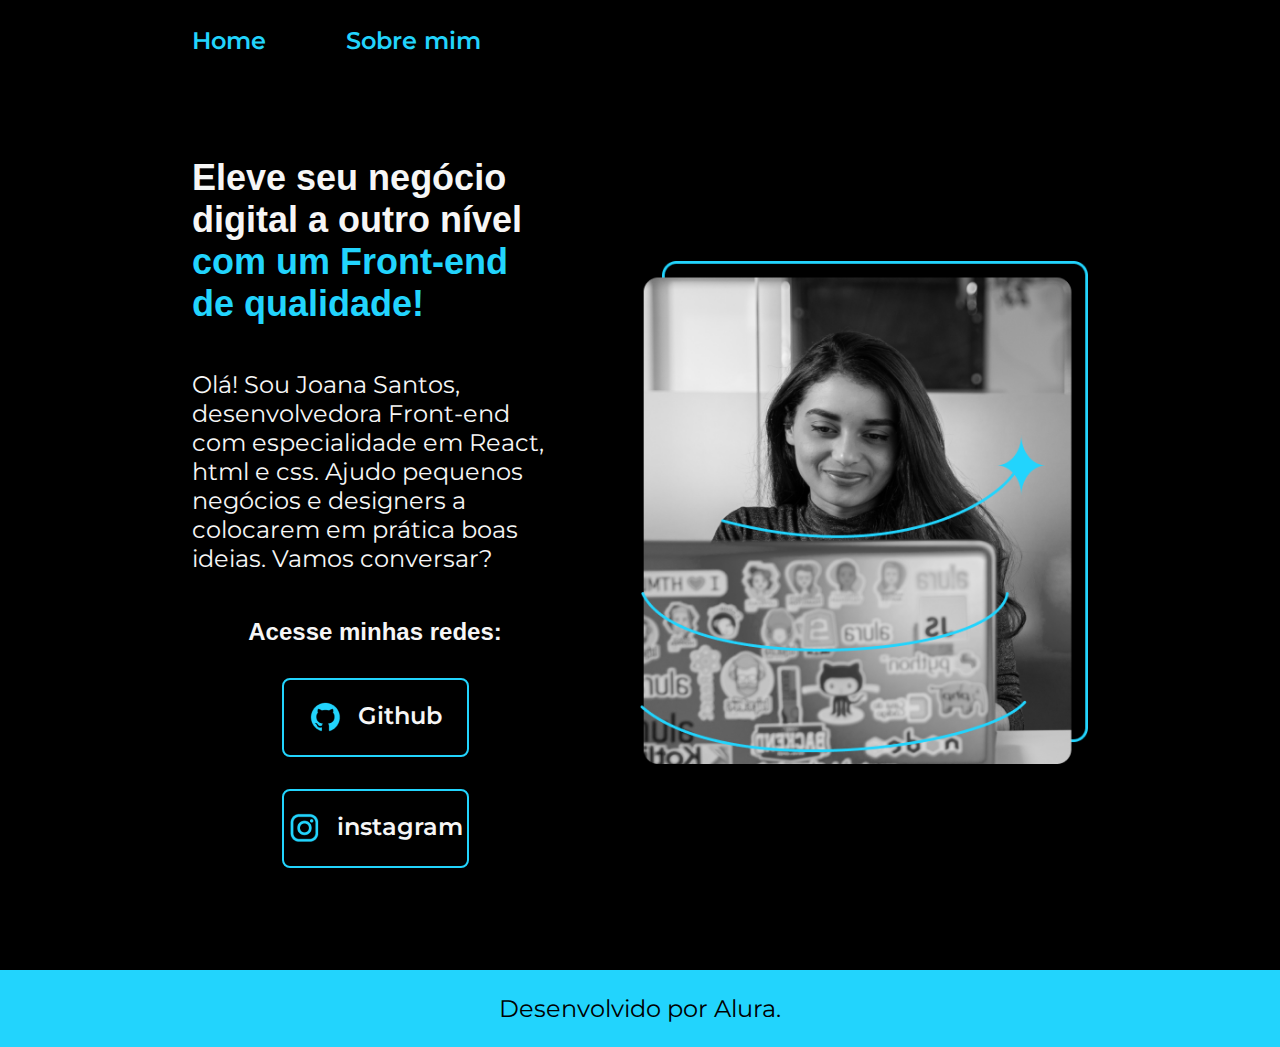
<file: index.html>
<!DOCTYPE html>
<html lang="pt-br">
<head>
    <meta charset="UTF-8">
    <meta name="viewport" content="width=device-width, initial-scale=1.0">
    <link rel="stylesheet" href="style/style.css">
    <title>Portifolio</title>
</head>
<body>
    <header class="cabecalho">
        <nav class="cabecalho_menu">
            <a href="index.html" class="cabecalho_menu_link"> Home</a>
            <a href="./pag-Sobre mim/index.html" class="cabecalho_menu_link">Sobre mim</a>
        </nav>
    </header>
    <main class="apresentacao">
        <section class="apresentacao_conteudo">
            <h1 class="apresentacao_conteudo_titulo">Eleve seu negócio digital a outro nível <strong class="titulo-destaque">com um Front-end de qualidade!</strong></h1>
                <p class="apresentacao_conteudo_texto">Olá! Sou Joana Santos, desenvolvedora Front-end com especialidade em React, html e css. Ajudo pequenos negócios e designers a colocarem em prática boas ideias. Vamos conversar?</p>
                    <div class="apresentacao_links">
                        <h2 class="apresentacao_links_subtitulo">Acesse minhas redes:</h2>
                        <a class="apresentacao_links_links" href="https://github.com/Lucashiag0" target="_blank"><img src="asseets/github.png" alt="">Github</a>
                        <a class="apresentacao_links_links" href="https://www.instagram.com/lucasbarbosaa28/" target="_blank"><img src="asseets/instagram.png" alt="logo do instagram">instagram</a>
                    </div>
            </section>
            <img class="apresentacao_imagem" src="asseets/Imagem.png" alt="foto da joana do seu Portifolio"></main>
        <footer class="rodape">
            <p>Desenvolvido por Alura.</p>
        </footer>
    </body>
</html>
</file>
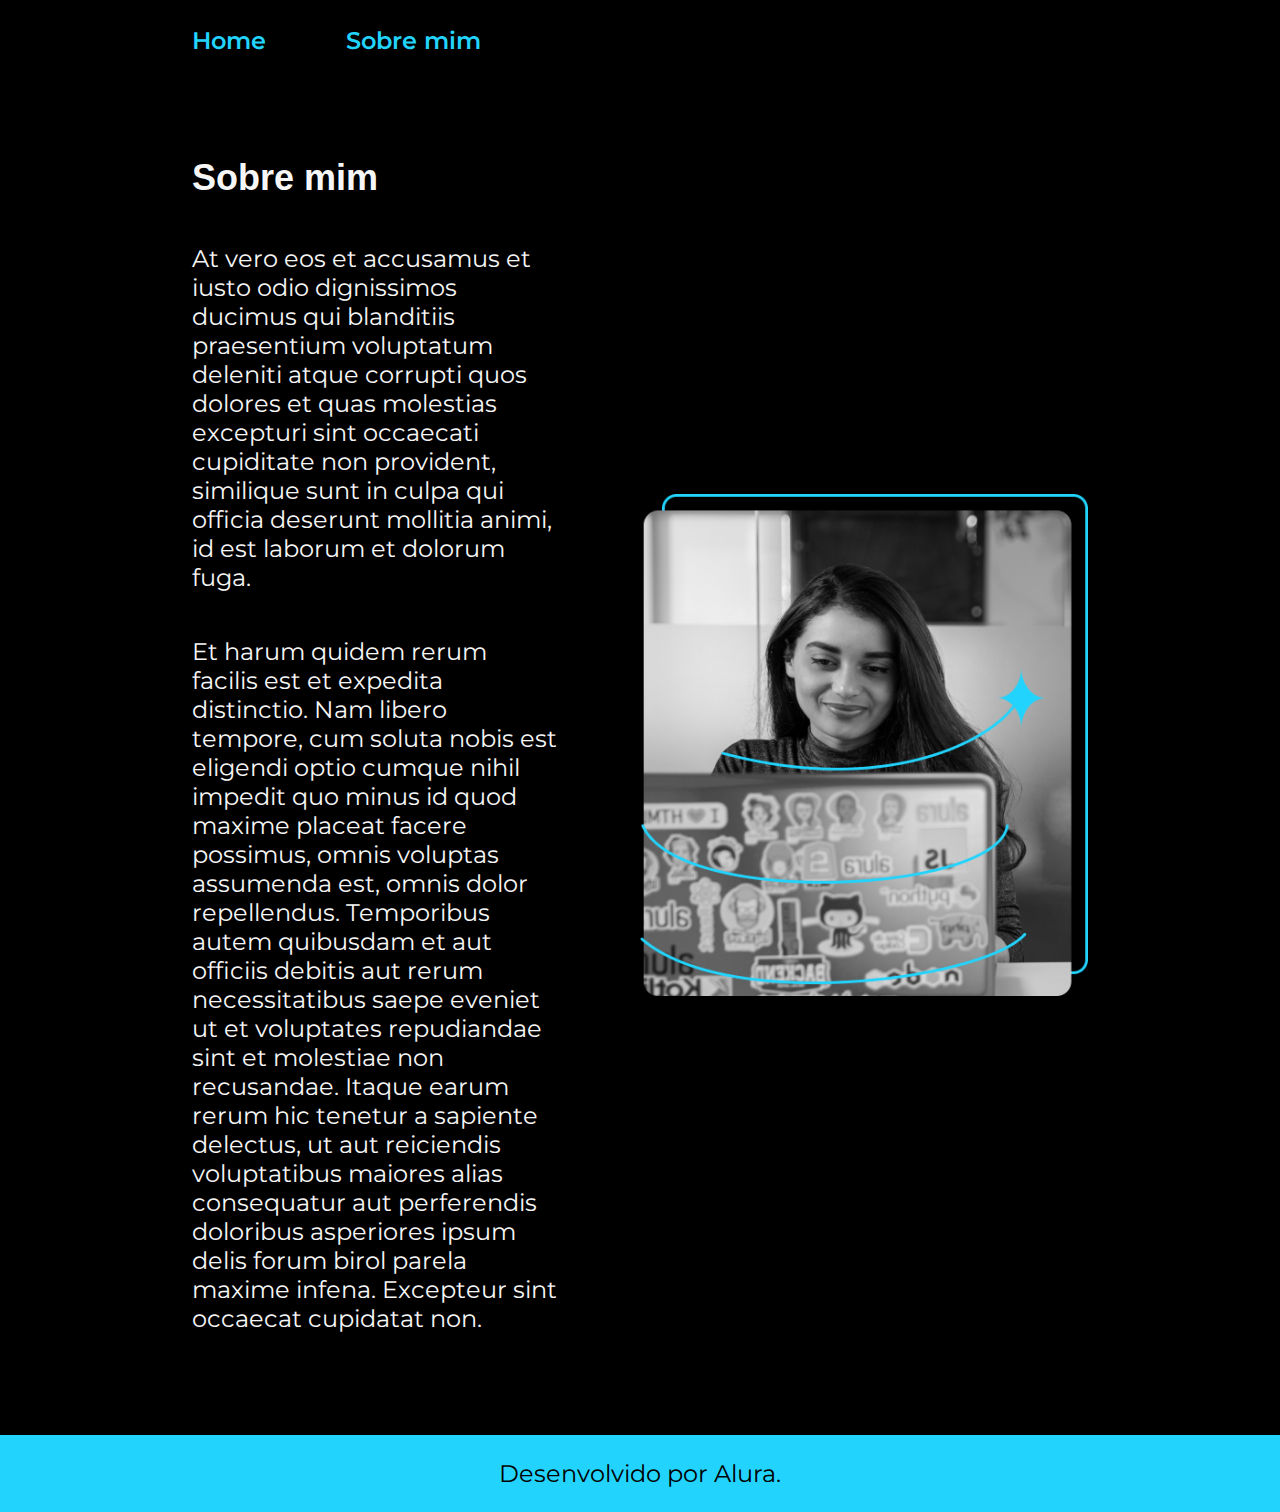
<file: pag-Sobre mim/index.html>
<!DOCTYPE html>
<html lang="pt-br">
<head>
    <meta charset="UTF-8">
    <meta name="viewport" content="width=device-width, initial-scale=1.0">
    <title>Sobre mim</title>
    <link rel="stylesheet" href="../style/style.css">
</head>
<body>
    <header class="cabecalho">
        <nav class="cabecalho_menu">
            <a href="../index.html" target="_self" class="cabecalho_menu_link"> Home</a>
            <a href="../pag-Sobre mim/index.html" target="_self" class="cabecalho_menu_link">Sobre mim</a>
        </nav>
    </header>
    <main class="apresentacao">
        <section class="apresentacao_conteudo">
            <h1 class="apresentacao_conteudo_titulo">Sobre mim</h1>
            <p class="apresentacao_conteudo_texto">At vero eos et accusamus et iusto odio dignissimos ducimus qui blanditiis praesentium voluptatum deleniti atque corrupti quos dolores et quas molestias excepturi sint occaecati cupiditate non provident, similique sunt in culpa qui officia deserunt mollitia animi, id est laborum et dolorum fuga.</p>

<p class="apresentacao_conteudo_texto">Et harum quidem rerum facilis est et expedita distinctio. Nam libero tempore, cum soluta nobis est eligendi optio cumque nihil impedit quo minus id quod maxime placeat facere possimus, omnis voluptas assumenda est, omnis dolor repellendus. Temporibus autem quibusdam et aut officiis debitis aut rerum necessitatibus saepe eveniet ut et voluptates repudiandae sint et molestiae non recusandae. Itaque earum rerum hic tenetur a sapiente delectus, ut aut reiciendis voluptatibus maiores alias consequatur aut perferendis doloribus asperiores ipsum delis forum birol parela maxime infena. Excepteur sint occaecat cupidatat non.</p>
        </section><img class="apresentacao_imagem" src="../asseets/Imagem.png" alt="foto da joana do seu Portifolio">
    </main>
    <footer class="rodape">
            <p>Desenvolvido por Alura.</p>
        </footer>
</body>
</html>
</file>
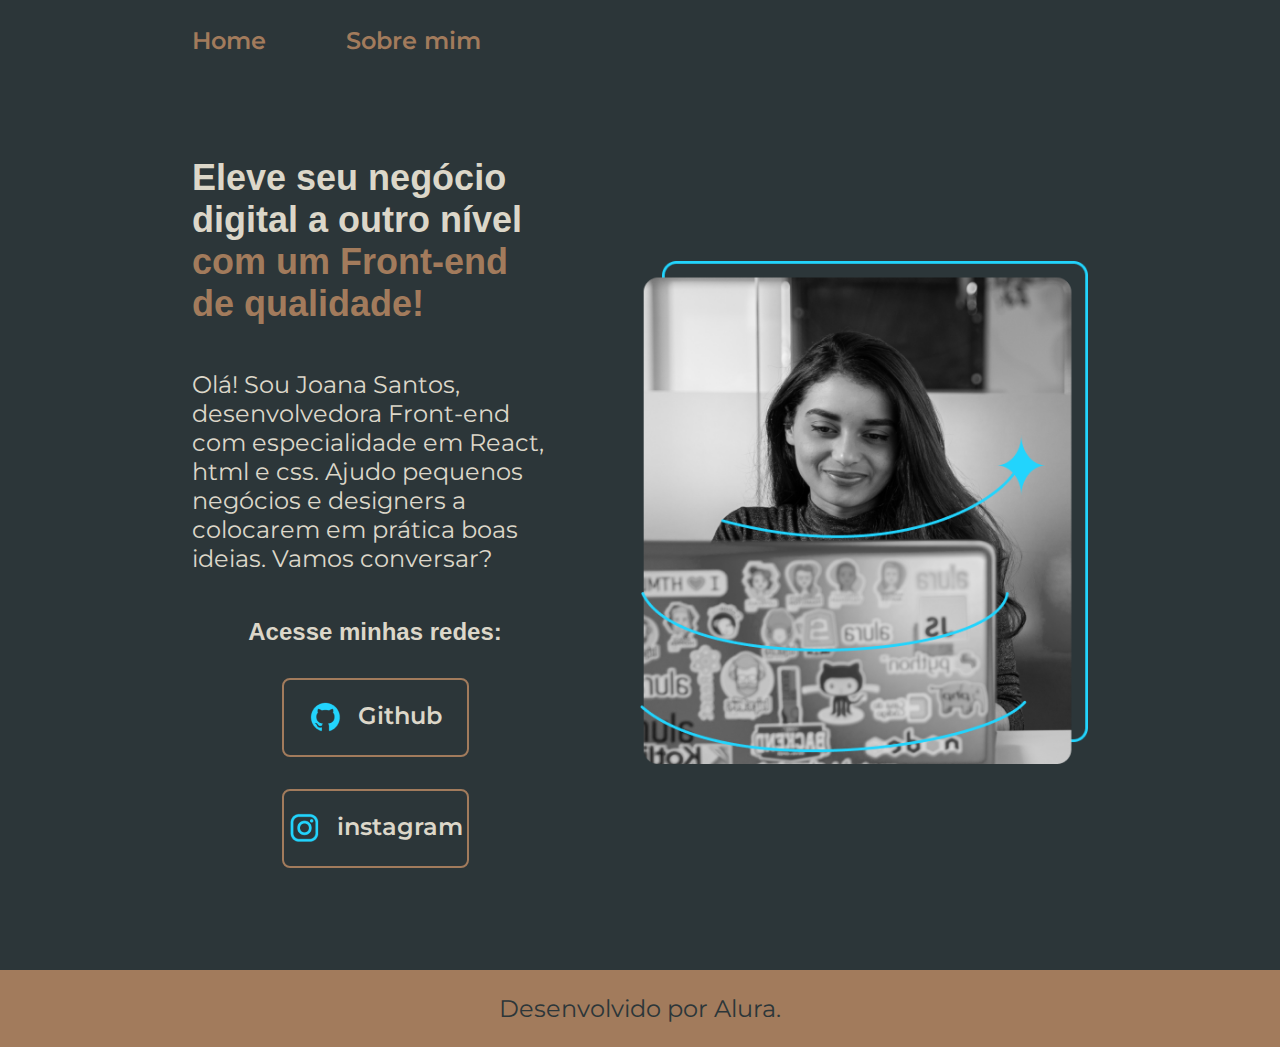
<file: Projeto/index.html>
<!DOCTYPE html>
<html lang="pt-br">
<head>
    <meta charset="UTF-8">
    <meta name="viewport" content="width=device-width, initial-scale=1.0">
    <link rel="stylesheet" href="style/style.css">
    <title>Portifolio</title>
</head>
<body>
    <header class="cabecalho">
        <nav class="cabecalho_menu">
            <a href="index.html" class="cabecalho_menu_link"> Home</a>
            <a href="./pag-Sobre mim/index.html" class="cabecalho_menu_link">Sobre mim</a>
        </nav>
    </header>
    <main class="apresentacao">
        <section class="apresentacao_conteudo">
            <h1 class="apresentacao_conteudo_titulo">Eleve seu negócio digital a outro nível <strong class="titulo-destaque">com um Front-end de qualidade!</strong></h1>
                <p class="apresentacao_conteudo_texto">Olá! Sou Joana Santos, desenvolvedora Front-end com especialidade em React, html e css. Ajudo pequenos negócios e designers a colocarem em prática boas ideias. Vamos conversar?</p>
                    <div class="apresentacao_links">
                        <h2 class="apresentacao_links_subtitulo">Acesse minhas redes:</h2>
                        <a class="apresentacao_links_links" href="https://Github.com/guilhermeonrails" target="_blank"><img src="asseets/github.png" alt="">Github</a>
                        <a class="apresentacao_links_links" href="https://instagram.com/rafaballerini" target="_blank"><img src="asseets/instagram.png" alt="logo do instagram">instagram</a>
                    </div>
            </section>
            <img class="apresentacao_imagem" src="asseets/Imagem.png" alt="foto da joana do seu Portifolio"></main>
        <footer class="rodape">
            <p>Desenvolvido por Alura.</p>
        </footer>
    </body>
</html>
</file>
<file: style/style.css>
@import url('https://fonts.googleapis.com/css2?family=Krona+One&display=swap');
@import url('https://fonts.googleapis.com/css2?family=Krona+One&family=Montserrat&display=swap');
@import url('https://fonts.googleapis.com/css2?family=Krona+One&family=Montserrat:wght@600&display=swap');

:root {
    --cor-primaria: #000000;
    --cor-secundaria: #F6F6F6;
    --cor-terciaria: #22D4FD;
    --cor-hover: #272727;

    --font-primaria: 'Krone One', sans-serif;
    --font-secundaria: 'Montserrat', sans-serif;
}

* {
    margin: 0;
    padding: 0;
}

body{
    box-sizing: border-box;
    background-color: var(--cor-primaria);
    color: var(--cor-secundaria);  
    
}

strong {
    color: var(--cor-terciaria);
}

.cabecalho {
    padding: 2% 0% 0% 15%;
}

.cabecalho_menu {
    display: flex;
    gap: 80px;
}
.cabecalho_menu_link {
    font-family: var(--font-secundaria);
    font-size: 1.5rem;
    font-weight: 600;
    color: var(--cor-terciaria);
    text-decoration: none; 
}

.apresentacao {
    padding: 8% 15%; 
    display: flex;
    align-items: center;
    justify-content: space-between;
    gap: 82px;
}

.apresentacao_conteudo {
    width: 50%;
    display: flex;
    flex-direction: column;
    gap: 45px;
}
.apresentacao_conteudo_titulo {
    font-size: 2.25rem;
    font-family: var(--font-primaria);
}
.titulo-distaque {
    color: var(--cor-primaria);
}
.apresentacao_conteudo_texto {
    font-size: 1.5rem;
    font-family: var(--font-secundaria);
}
.apresentacao_links {
    display: flex;
    flex-direction: column;
    justify-content: space-between;
    align-items: center;
    gap: 32px;
}
.apresentacao_links_subtitulo {
    font-family: var(--font-primaria);
    font-size: 1.5rem;
}

.apresentacao_links_links {
    /* background-color: #22D4FD; */
    display: flex;
    justify-content: center;
    gap: 16px;
    border: 2px solid var(--cor-terciaria);   
    width: 50%;
    text-align: center;
    border-radius: 8px;
    font-size: 1.5rem;
    font-weight: 600;
    padding: 21.5px 0;
    text-decoration: none;
    color: var(--cor-secundaria)  ;
    font-family: var(--font-secundaria);
   
}

.apresentacao_links_links:hover {
    background-color: var(--cor-hover);
}

.apresentacao_imagem {
    width: 50%;
}

.rodape {
    padding: 24px;
    color: var(--cor-primaria);
    background-color: var(--cor-terciaria);
    text-align: center;
    font-family: var(--font-secundaria);
    font-size: 1.5rem;
    font-weight: 400;
}

@media (max-width: 1200px) {
    .cabecalho {
        padding: 10%;
    }

    .cabecalho_menu {
        justify-content: center;
    }

    .apresentacao {
        flex-direction: column-reverse;
        padding: 5%;
    }

    .apresentacao_conteudo {
        width: auto;

    }
}
</file>
<file: Projeto/style/style.css>
@import url('https://fonts.googleapis.com/css2?family=Krona+One&display=swap');
@import url('https://fonts.googleapis.com/css2?family=Krona+One&family=Montserrat&display=swap');
@import url('https://fonts.googleapis.com/css2?family=Krona+One&family=Montserrat:wght@600&display=swap');

:root {
    --cor-primaria: #2C3639;
    --cor-secundaria: #DCD7C9;
    --cor-terciaria: #a27b5c;
    --cor-hover: #3f4e4f;

    --font-primaria: 'Krone One', sans-serif;
    --font-secundaria: 'Montserrat', sans-serif;
}

* {
    margin: 0;
    padding: 0;
}

body{
    box-sizing: border-box;
    background-color: var(--cor-primaria);
    color: var(--cor-secundaria);  
    
}

strong {
    color: var(--cor-terciaria);
}

.cabecalho {
    padding: 2% 0% 0% 15%;
}

.cabecalho_menu {
    display: flex;
    gap: 80px;
}
.cabecalho_menu_link {
    font-family: var(--font-secundaria);
    font-size: 1.5rem;
    font-weight: 600;
    color: var(--cor-terciaria);
    text-decoration: none; 
}

.apresentacao {
    padding: 8% 15%; 
    display: flex;
    align-items: center;
    justify-content: space-between;
    gap: 82px;
}

.apresentacao_conteudo {
    width: 50%;
    display: flex;
    flex-direction: column;
    gap: 45px;
}
.apresentacao_conteudo_titulo {
    font-size: 2.25rem;
    font-family: var(--font-primaria);
}
.titulo-distaque {
    color: var(--cor-primaria);
}
.apresentacao_conteudo_texto {
    font-size: 1.5rem;
    font-family: var(--font-secundaria);
}
.apresentacao_links {
    display: flex;
    flex-direction: column;
    justify-content: space-between;
    align-items: center;
    gap: 32px;
}
.apresentacao_links_subtitulo {
    font-family: var(--font-primaria);
    font-size: 1.5rem;
}

.apresentacao_links_links {
    /* background-color: #22D4FD; */
    display: flex;
    justify-content: center;
    gap: 16px;
    border: 2px solid var(--cor-terciaria);   
    width: 50%;
    text-align: center;
    border-radius: 8px;
    font-size: 1.5rem;
    font-weight: 600;
    padding: 21.5px 0;
    text-decoration: none;
    color: var(--cor-secundaria)  ;
    font-family: var(--font-secundaria);
   
}

.apresentacao_links_links:hover {
    background-color: var(--cor-hover);
}

.apresentacao_imagem {
    width: 50%;
}

.rodape {
    padding: 24px;
    color: var(--cor-primaria);
    background-color: var(--cor-terciaria);
    text-align: center;
    font-family: var(--font-secundaria);
    font-size: 1.5rem;
    font-weight: 400;
}

@media (max-width: 1200px) {
    .cabecalho {
        padding: 10%;
    }

    .cabecalho_menu {
        justify-content: center;
    }

    .apresentacao {
        flex-direction: column-reverse;
        padding: 5%;
    }

    .apresentacao_conteudo {
        width: auto;

    }
}
</file>
